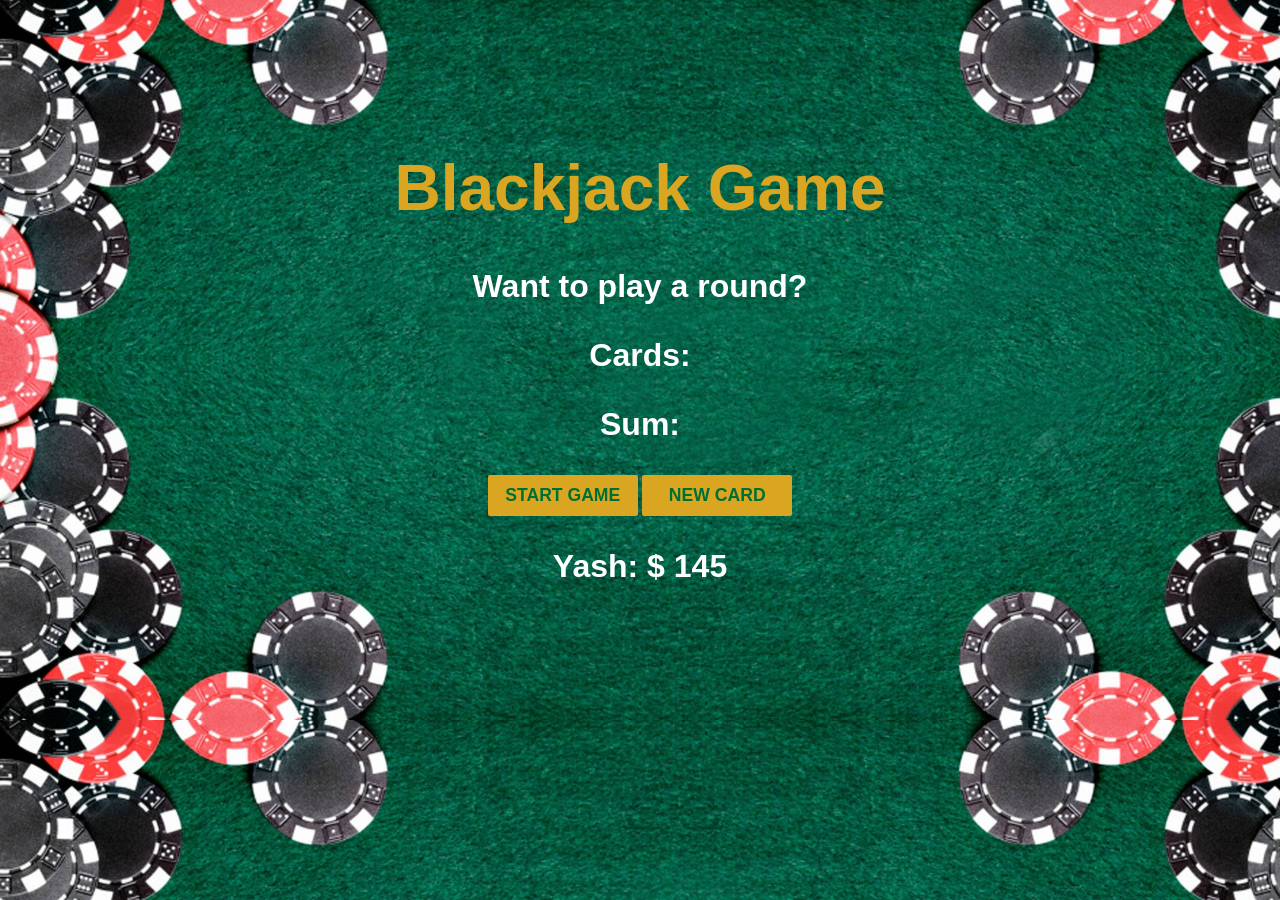
<file: #1 Basic/BlackJack Game/index.htm>
<!DOCTYPE html>
<html lang="en" dir="ltr">
  <head>
    <meta charset="utf-8">
    <title>BlackJack Game</title>
    <link rel="stylesheet" href="styles.css">
  </head>
  <body>
    <h1>Blackjack Game</h1>
<p id="message-el">Want to play a round?</p>
<p id="cards-el">Cards: </p>
<p id="sum-el">Sum: </p>
<div class="btn">
<button type="button" name="button" onclick="startGame()">START GAME</button>
<button type="button" name="button" onclick="newCard()">NEW CARD</button>
</div>
<p id = player-el></p>

    <script src="index.js">
    </script>
  </body>
</html>
</file>
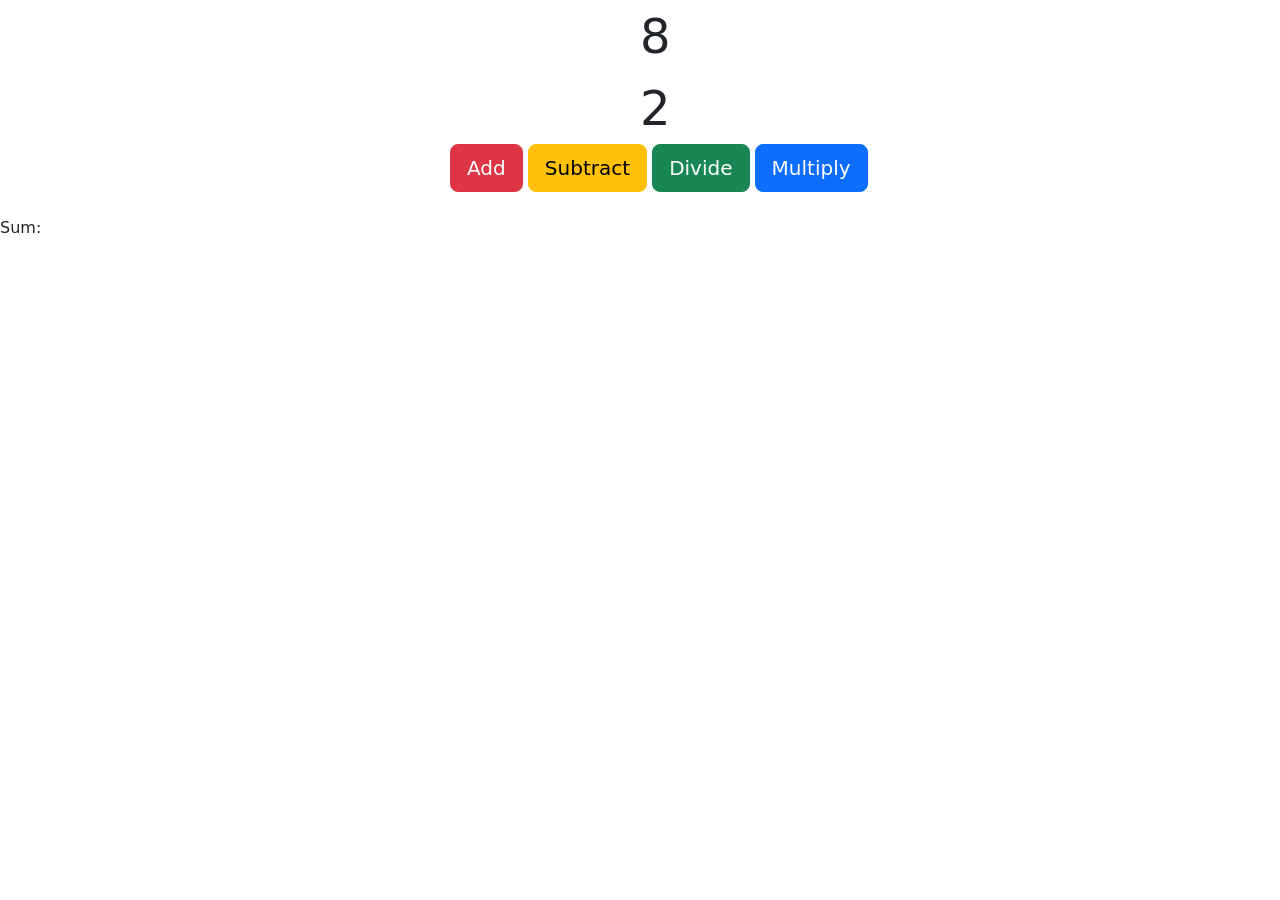
<file: #1 Basic/Calculator/index.html>
<!DOCTYPE html>
<html lang="en" dir="ltr">
  <head>
    <meta charset="utf-8">
    <title>Calculator</title>
    <link rel="stylesheet" href="styles.css">
    <link href="https://cdn.jsdelivr.net/npm/bootstrap@5.1.3/dist/css/bootstrap.min.css" rel="stylesheet" integrity="sha384-1BmE4kWBq78iYhFldvKuhfTAU6auU8tT94WrHftjDbrCEXSU1oBoqyl2QvZ6jIW3" crossorigin="anonymous">
  </head>
  <body>
    <span class="numbers" id="num1-el"></span>
    <span class="numbers" id="num2-el"></span>
    <br>
    <div class="bto">
      <button type="button" class="bt btn btn-danger btn-lg" onclick="add()">Add</button>
      <button type="button" class="bt btn btn-warning btn-lg" onclick="subtract()">Subtract</button>
      <button type="button" class="bt btn btn-success btn-lg" onclick="divide()">Divide</button>
      <button type="button" class="bt btn btn-primary btn-lg" onclick="multiply()">Multiply</button>
    </div>

    <br>
    <span id="sum-el">Sum: </span>
    <script src="index.js"></script>
  </body>
</html>
</file>
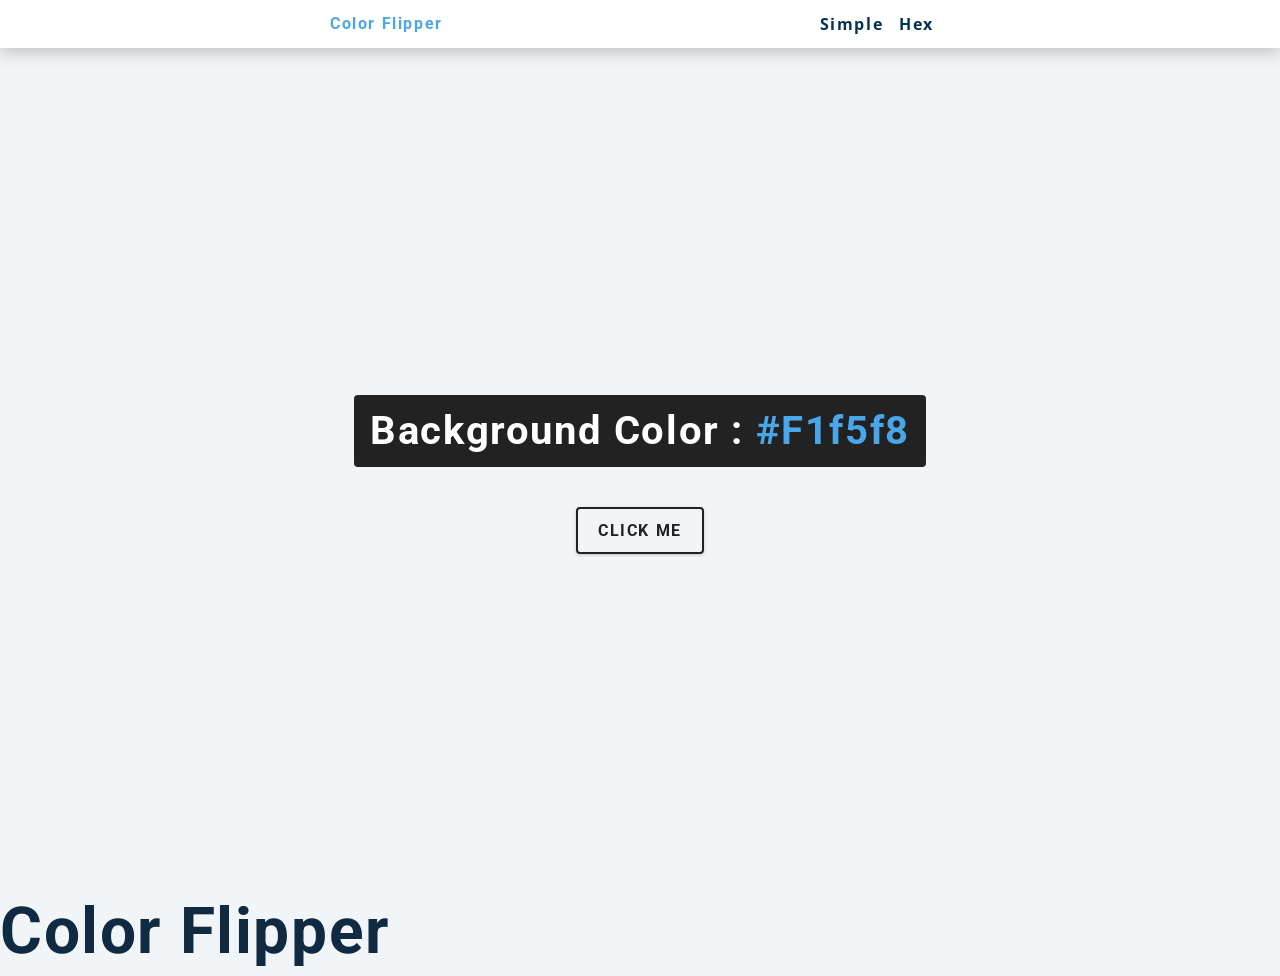
<file: #1 Basic/Color Flipper/index.html>
<!DOCTYPE html>
<html lang="en">
  <head>
    <meta charset="UTF-8" />
    <meta name="viewport" content="width=device-width, initial-scale=1.0" />
    <title>Color Flipper || Simple</title>

    <!-- styles -->
    <link rel="stylesheet" href="styles.css" />
  </head>
  <body>
    <nav>
    <div class="nav-center">
      <h4>Color Flipper</h4>
      <ul class="nav-links">
        <li>
          <a href="index.html">Simple</a>
        </li>
        <li>
          <a href="hex.html">Hex</a>
        </li>
      </ul>
    </div>
  </nav>
  <main>
    <div class="container">
      <h2>
        Background Color :
        <span class="color">
          #f1f5f8
        </span>
      </h2>
      <button class="btn btn-hero" id="btn">Click Me</button>
    </div>
  </main>
    <h1>color flipper</h1>
    <!-- javascript -->
    <script src="app.js"></script>
  </body>
</html>
</file>
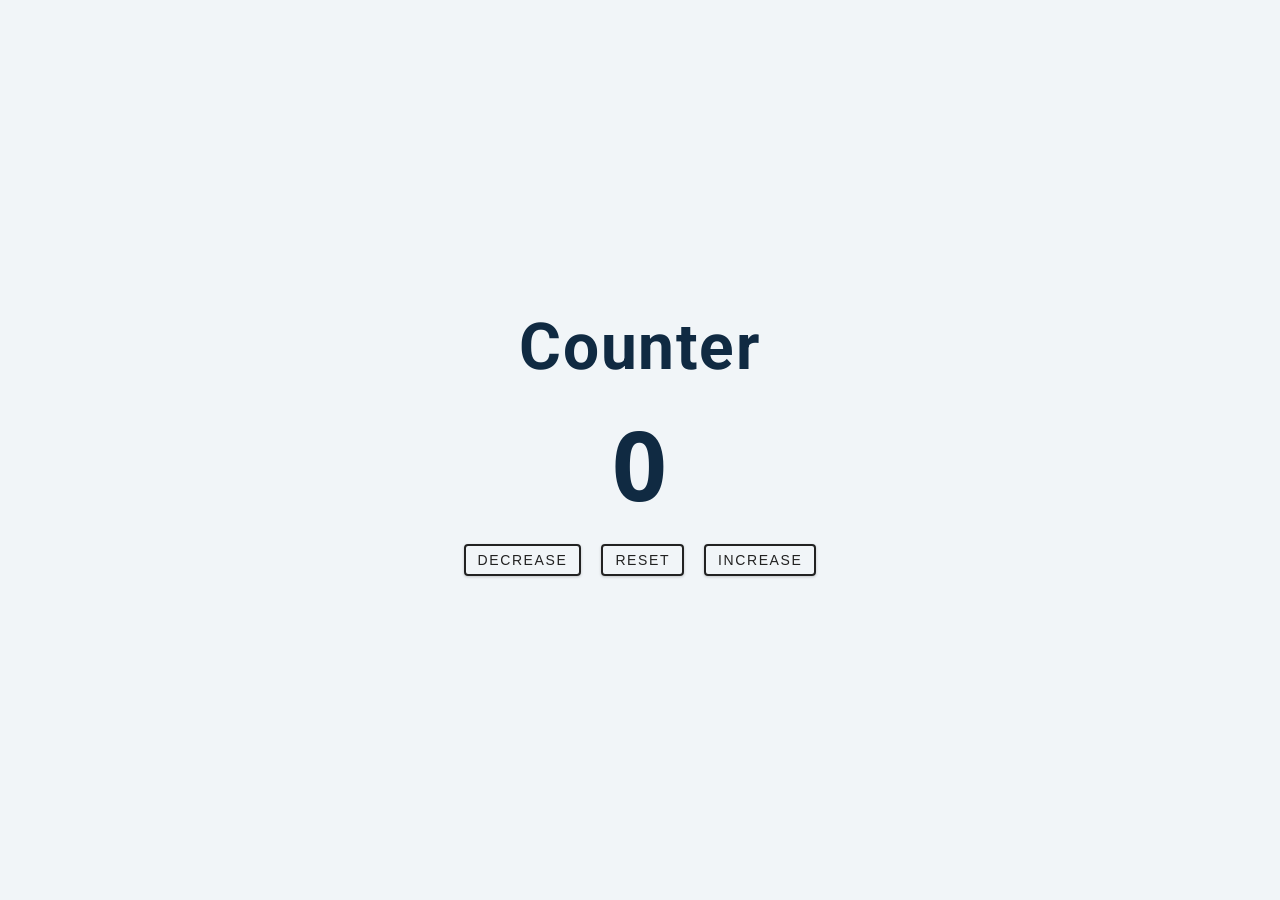
<file: #1 Basic/Counter App/index.html>
<!DOCTYPE html>
<html lang="en">
  <head>
    <meta charset="UTF-8" />
    <meta name="viewport" content="width=device-width, initial-scale=1.0" />
    <title>Counter</title>

    <!-- styles -->
    <link rel="stylesheet" href="styles.css" />
  </head>
  <body>
    <main>
      <div class="container">
        <h1>
          Counter
        </h1>
        <span id="value">0</span>
        <div class="button-container">
          <button class="btn decrease">Decrease</button>
          <button class="btn reset">Reset</button>
          <button class="btn increase">Increase</button>
        </div>
      </div>
    </main>
    <!-- javascript -->
    <script src="app.js"></script>
  </body>
</html>
</file>
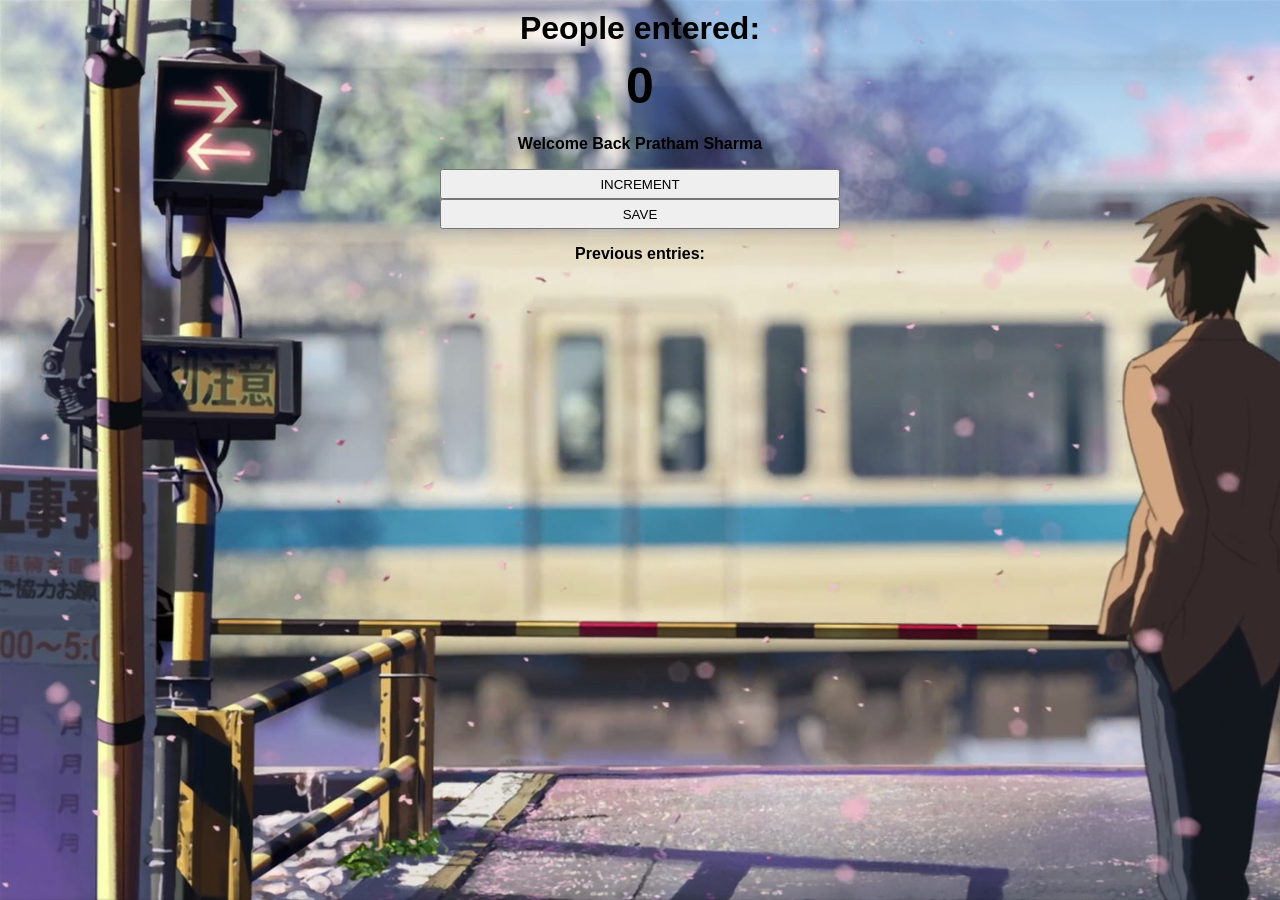
<file: #1 Basic/PassengerCounterApp/index.html>
<html>

<head>
  <link rel="stylesheet" href="styles.css">
  <title>
    Passenger Counter App
  </title>
</head>

<body>
  <h1>People entered:</h1>
  <h2 id="count-el">0</h2>
  <p id="welcome-el"></p>

  <button id="button" onclick="increment()">INCREMENT</button><br>
  <button id="button" onclick="save()">SAVE</button>
  <p id="save-el">Previous entries: </p>
    <script src="index.js"></script>
</body>

</html>
</file>
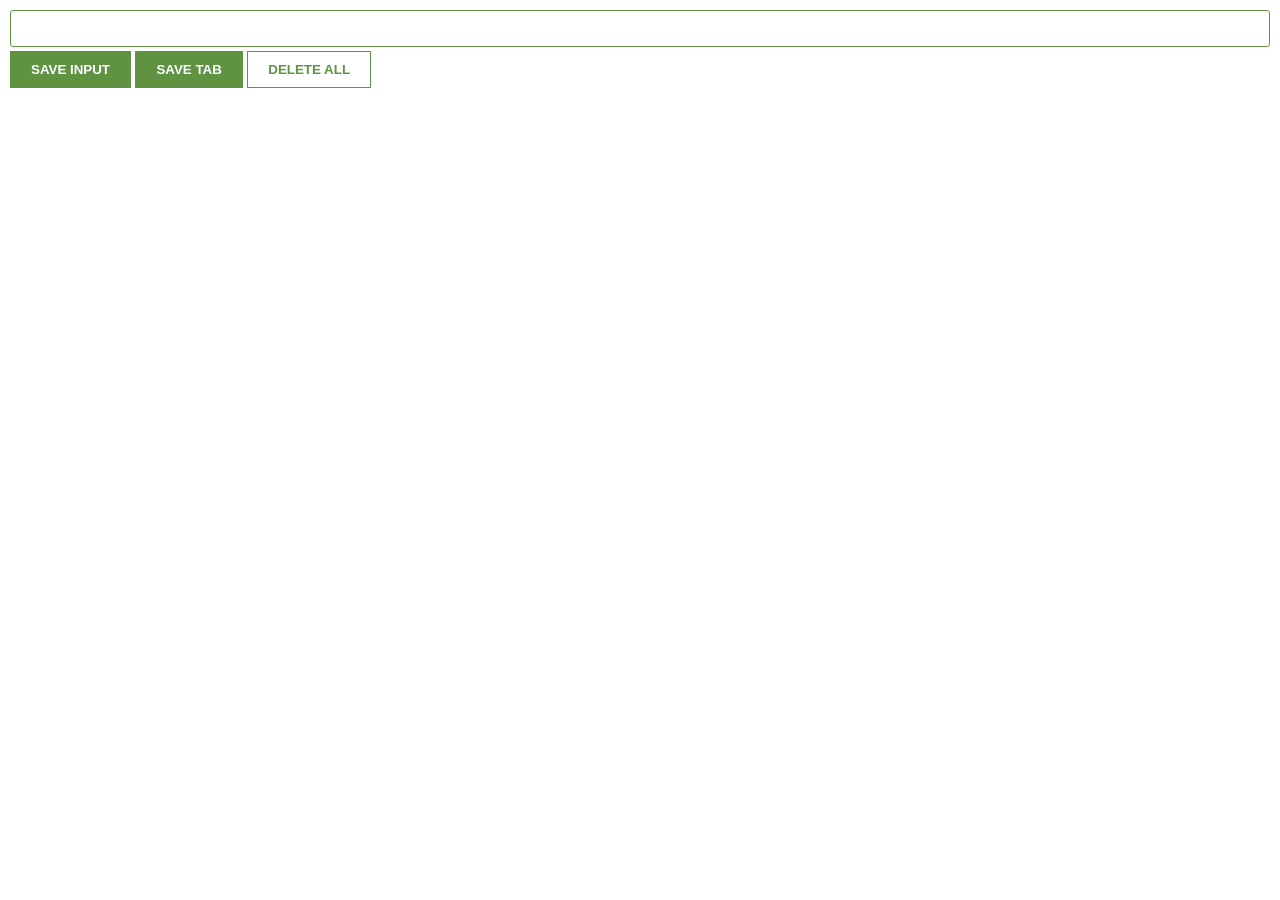
<file: #2 Intermediate/Chrome Extension/index.html>
<!DOCTYPE html>
<html lang="en" dir="ltr">
  <head>
    <meta charset="utf-8">
    <title>Lead Tracker</title>
    <link rel="stylesheet" href="styles.css">
  </head>
  <body>
    <input id="input-el" type="text" name="" onfocus="this.value = ''" value="">
    <button  id="input-btn" type="button" name="button">SAVE INPUT</button>
    <button  id="tab-btn" type="button" name="button">SAVE TAB</button>
    <button  id="delete-btn" type="button" name="button">DELETE ALL</button>
    <ul id="ul-el">

    </ul>
    <script src="index.js" charset="utf-8"></script>
  </body>
</html>
</file>
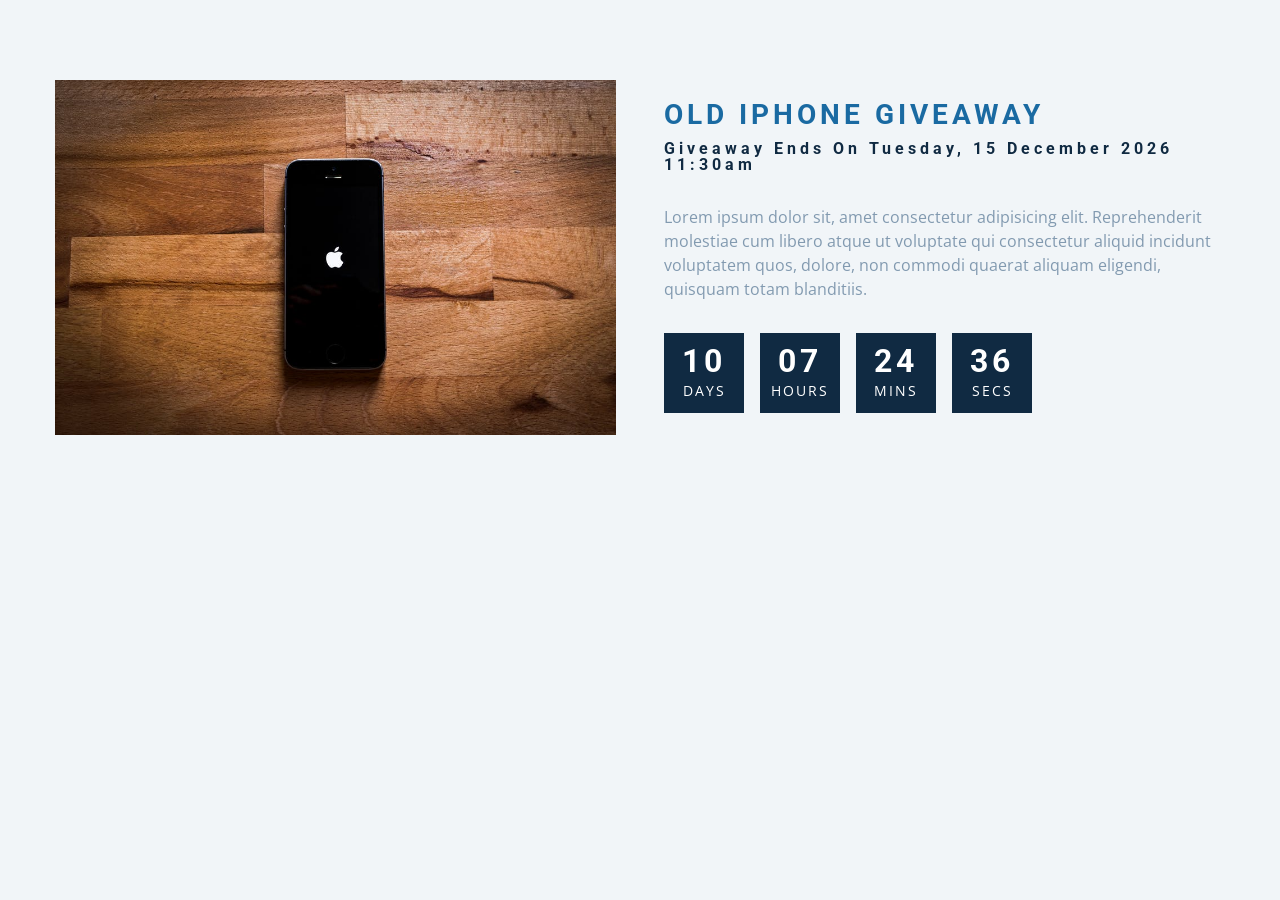
<file: #2 Intermediate/Countdown-timer/index.html>
<!DOCTYPE html>
<html lang="en">
  <head>
    <meta charset="UTF-8" />
    <meta name="viewport" content="width=device-width, initial-scale=1.0" />
    <title>Countdown</title>

    <!-- styles -->
    <link rel="stylesheet" href="styles.css" />
  </head>
  <body>
    <section class="section-center">
      <!-- image -->
      <article class="gift-img">
        <img src="./gift.jpeg" alt="gift" />
      </article>
      <!-- info -->
      <article class="gift-info">
        <h3>old iphone giveaway</h3>
        <h4 class="giveaway">
          giveaway ends on Sunday, 24 April 2020, 8:00am
        </h4>
        <p>
          Lorem ipsum dolor sit, amet consectetur adipisicing elit.
          Reprehenderit molestiae cum libero atque ut voluptate qui consectetur
          aliquid incidunt voluptatem quos, dolore, non commodi quaerat aliquam
          eligendi, quisquam totam blanditiis.
        </p>
        <div class="deadline">
          <!-- days -->
          <div class="deadline-format">
            <div>
              <h4 class="days">34</h4>
              <span>days</span>
            </div>
          </div>
          <!-- end of days -->
          <!-- days -->
          <div class="deadline-format">
            <div>
              <h4 class="hours">34</h4>
              <span>hours</span>
            </div>
          </div>
          <!-- end of days -->
          <!-- minutes -->
          <div class="deadline-format">
            <div>
              <h4 class="minutes">34</h4>
              <span>mins</span>
            </div>
          </div>
          <!-- end of days -->
          <!-- minutes -->
          <div class="deadline-format">
            <div>
              <h4 class="seconds">34</h4>
              <span>secs</span>
            </div>
          </div>
          <!-- end of days -->
        </div>
      </article>
    </section>
    <!-- javascript -->
    <script src="app.js"></script>
  </body>
</html>
</file>
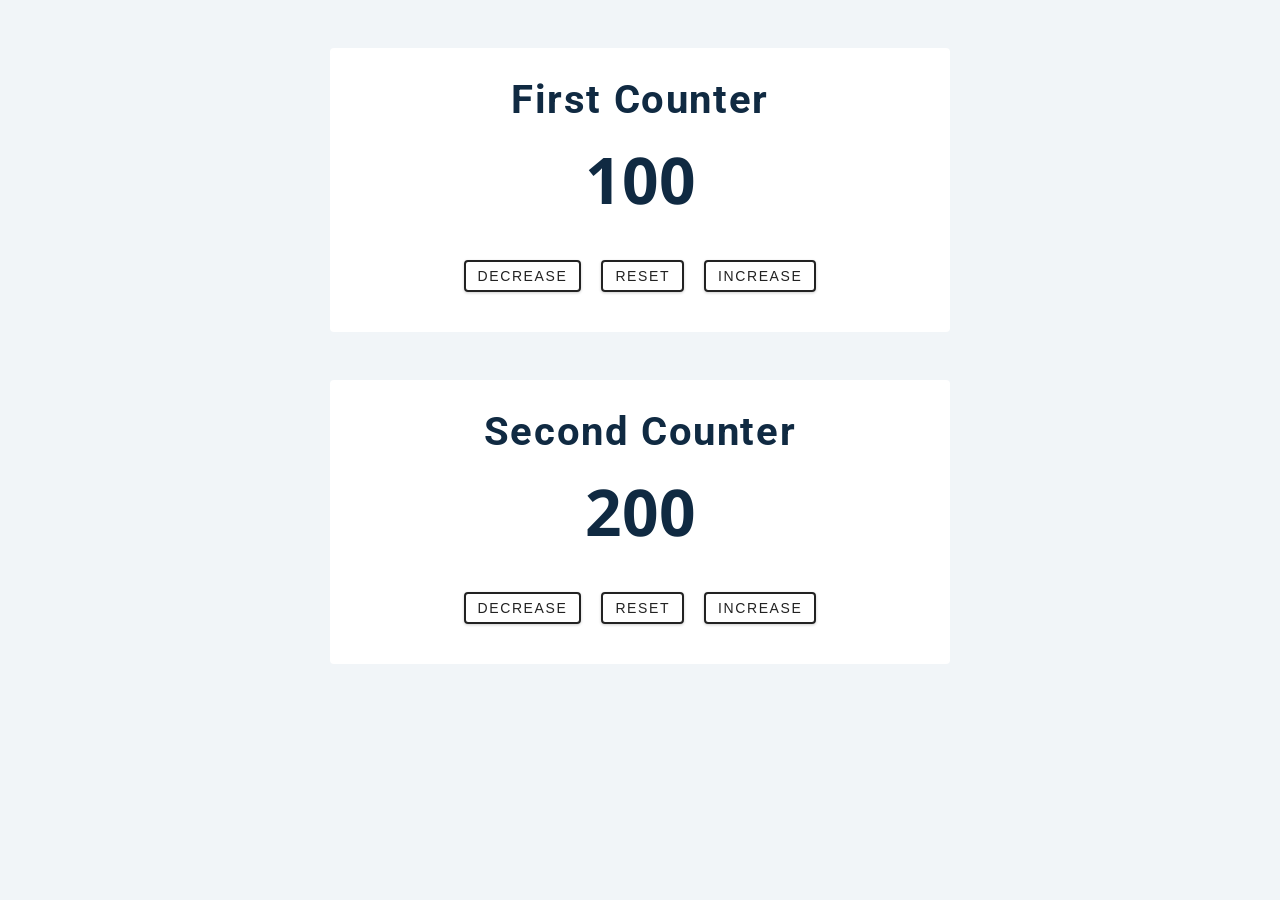
<file: #2 Intermediate/Counter/index.html>
<!DOCTYPE html>
<html lang="en">
  <head>
    <meta charset="UTF-8" />
    <meta name="viewport" content="width=device-width, initial-scale=1.0" />
    <title>Counter</title>
    <link rel="stylesheet" href="styles.css" />
  </head>
  <body>
    <!-- first counter -->
    <div class="container first-counter">
      <h2>first counter</h2>
      <span class="value">0</span>
      <div class="button-container">
        <button class="btn decrease">decrease</button>
        <button class="btn reset">reset</button>
        <button class="btn increase">increase</button>
      </div>
    </div>
    <!-- second counter -->
    <div class="container second-counter">
      <h2>second counter</h2>
      <span class="value">0</span>
      <div class="button-container">
        <button class="btn decrease">decrease</button>
        <button class="btn reset">reset</button>
        <button class="btn increase">increase</button>
      </div>
    </div>
    <script src="app-class.js"></script>
  </body>
</html>
</file>
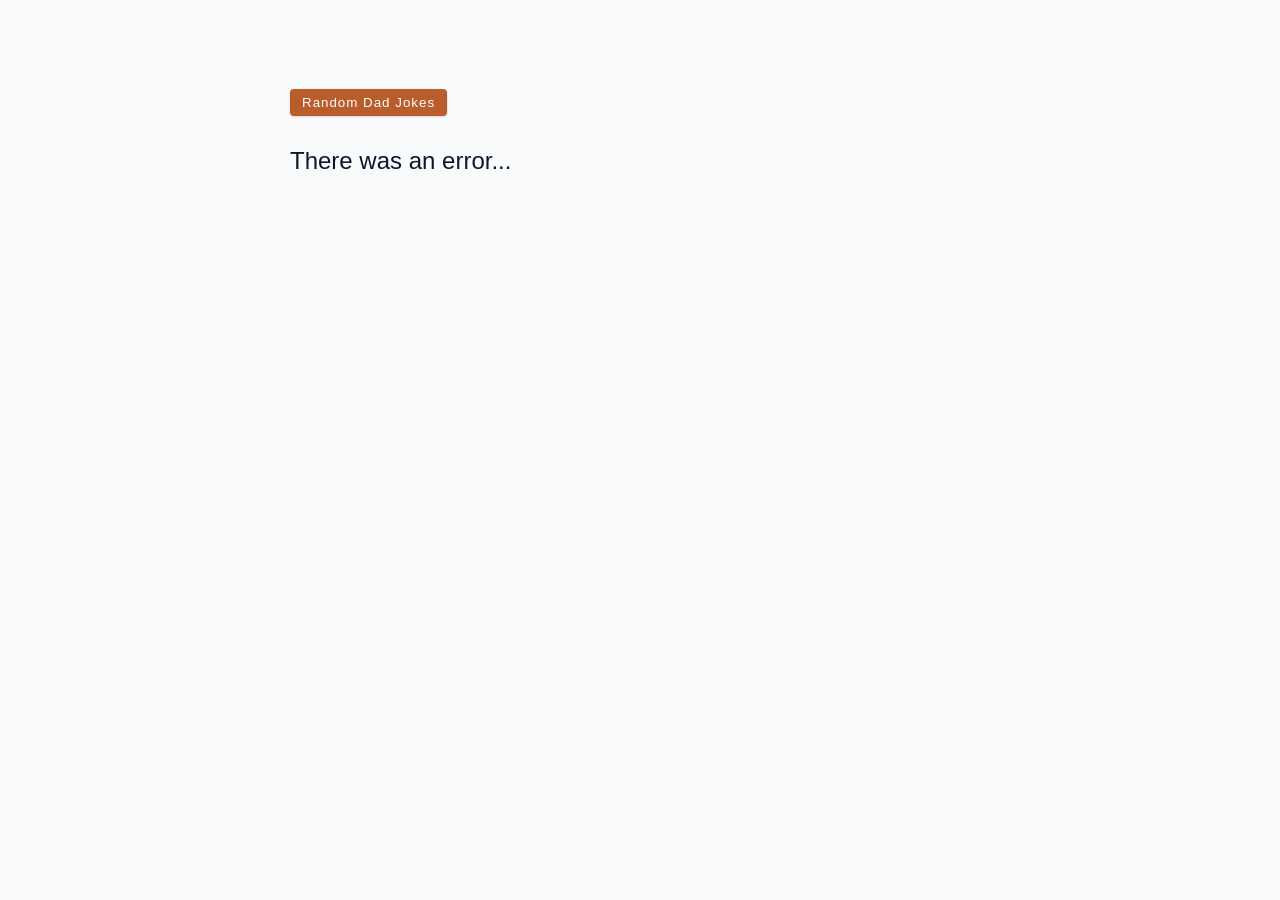
<file: #2 Intermediate/Dad-jokes/index.html>
<!DOCTYPE html>
<html lang="en">
  <head>
    <meta charset="UTF-8" />
    <meta http-equiv="X-UA-Compatible" content="IE=edge" />
    <meta name="viewport" content="width=device-width, initial-scale=1.0" />
    <title>Dad Jokes</title>
    <link rel="stylesheet" href="./styles.css" />
  </head>
  <body>
    <div class="container">
      <button class="btn">random dad jokes</button>
      <p class="result">
        Lorem, ipsum dolor sit amet consectetur adipisicing elit. Exercitationem
        unde quibusdam quia ex asperiores consectetur quis maxime corporis
        suscipit expedita.
      </p>
    </div>
    <script src="./app.js"></script>
  </body>
</html>
</file>
<file: #1 Basic/BlackJack Game/styles.css>
body{
  font-family: 'Trebuchet MS','Lucida Sans Unicode','Lucida Grande',Arial, sans-serif;
  background-image: url(ptable.jpg);
background-size: cover;
padding-top: 100px;
font-weight: bold;
text-align: center;
color: white;
}

h1{

  font-weight: bold;
  font-family: sans-serif;
  font-size: 4rem;
  text-align: center;
  color: goldenrod;
  }

p{
  color: white;
  font-style: normal;
  font-family:sans-serif;
  text-align: center;
  font-size: 2rem;
}



button {
  background: goldenrod;
  color: #016f32;
  width: 150px;
  padding-top: 10px;
  padding-bottom: 10px;
  border: none;
  font-weight: bold;
  font-size: 1.10rem;
  border-radius: 2px;
}
</file>
<file: #1 Basic/Calculator/styles.css>
.numbers{
  font-size: 3rem;
  text-align: center;
  margin-left: 50%;
}

.bto{
  margin-left: 450px;
}

.bt{
  text-align: center;
  justify-content: center;
  padding: 20px;
}
</file>
<file: #1 Basic/Color Flipper/styles.css>
/*
=============== 
Fonts
===============
*/
@import url("https://fonts.googleapis.com/css?family=Open+Sans|Roboto:400,700&display=swap");

/*
=============== 
Variables
===============
*/

:root {
  /* dark shades of primary color*/
  --clr-primary-1: hsl(205, 86%, 17%);
  --clr-primary-2: hsl(205, 77%, 27%);
  --clr-primary-3: hsl(205, 72%, 37%);
  --clr-primary-4: hsl(205, 63%, 48%);
  /* primary/main color */
  --clr-primary-5: hsl(205, 78%, 60%);
  /* lighter shades of primary color */
  --clr-primary-6: hsl(205, 89%, 70%);
  --clr-primary-7: hsl(205, 90%, 76%);
  --clr-primary-8: hsl(205, 86%, 81%);
  --clr-primary-9: hsl(205, 90%, 88%);
  --clr-primary-10: hsl(205, 100%, 96%);
  /* darkest grey - used for headings */
  --clr-grey-1: hsl(209, 61%, 16%);
  --clr-grey-2: hsl(211, 39%, 23%);
  --clr-grey-3: hsl(209, 34%, 30%);
  --clr-grey-4: hsl(209, 28%, 39%);
  /* grey used for paragraphs */
  --clr-grey-5: hsl(210, 22%, 49%);
  --clr-grey-6: hsl(209, 23%, 60%);
  --clr-grey-7: hsl(211, 27%, 70%);
  --clr-grey-8: hsl(210, 31%, 80%);
  --clr-grey-9: hsl(212, 33%, 89%);
  --clr-grey-10: hsl(210, 36%, 96%);
  --clr-white: #fff;
  --clr-red-dark: hsl(360, 67%, 44%);
  --clr-red-light: hsl(360, 71%, 66%);
  --clr-green-dark: hsl(125, 67%, 44%);
  --clr-green-light: hsl(125, 71%, 66%);
  --clr-black: #222;
  --ff-primary: "Roboto", sans-serif;
  --ff-secondary: "Open Sans", sans-serif;
  --transition: all 0.3s linear;
  --spacing: 0.1rem;
  --radius: 0.25rem;
  --light-shadow: 0 5px 15px rgba(0, 0, 0, 0.1);
  --dark-shadow: 0 5px 15px rgba(0, 0, 0, 0.2);
  --max-width: 1170px;
  --fixed-width: 620px;
}
/*
=============== 
Global Styles
===============
*/

*,
::after,
::before {
  margin: 0;
  padding: 0;
  box-sizing: border-box;
}
body {
  font-family: var(--ff-secondary);
  background: var(--clr-grey-10);
  color: var(--clr-grey-1);
  line-height: 1.5;
  font-size: 0.875rem;
}
ul {
  list-style-type: none;
}
a {
  text-decoration: none;
}
h1,
h2,
h3,
h4 {
  letter-spacing: var(--spacing);
  text-transform: capitalize;
  line-height: 1.25;
  margin-bottom: 0.75rem;
  font-family: var(--ff-primary);
}
h1 {
  font-size: 3rem;
}
h2 {
  font-size: 2rem;
}
h3 {
  font-size: 1.25rem;
}
h4 {
  font-size: 0.875rem;
}
p {
  margin-bottom: 1.25rem;
  color: var(--clr-grey-5);
}
@media screen and (min-width: 800px) {
  h1 {
    font-size: 4rem;
  }
  h2 {
    font-size: 2.5rem;
  }
  h3 {
    font-size: 1.75rem;
  }
  h4 {
    font-size: 1rem;
  }
  body {
    font-size: 1rem;
  }
  h1,
  h2,
  h3,
  h4 {
    line-height: 1;
  }
}
/*  global classes */

/* section */
.section {
  padding: 5rem 0;
}

.section-center {
  width: 90vw;
  margin: 0 auto;
  max-width: 1170px;
}
@media screen and (min-width: 992px) {
  .section-center {
    width: 95vw;
  }
}
main {
  min-height: 100vh;
  display: grid;
  place-items: center;
}

/*
=============== 
Nav
===============
*/
nav {
  background: var(--clr-white);
  height: 3rem;
  display: grid;
  align-items: center;
  box-shadow: var(--dark-shadow);
}
.nav-center {
  width: 90vw;
  max-width: var(--fixed-width);
  margin: 0 auto;
  display: flex;
  align-items: center;
  justify-content: space-between;
}
.nav-center h4 {
  margin-bottom: 0;
  color: var(--clr-primary-5);
}
.nav-links {
  display: flex;
}
nav a {
  text-transform: capitalize;
  font-weight: 700;
  font-size: 1rem;
  color: var(--clr-primary-1);
  letter-spacing: var(--spacing);
  margin-right: 1rem;
}
nav a:hover {
  color: var(--clr-primary-5);
}
/*
=============== 
Container
===============
*/
main {
  min-height: calc(100vh - 3rem);
  display: grid;
  place-items: center;
}
.container {
  text-align: center;
}
.container h2 {
  background: var(--clr-black);
  color: var(--clr-white);
  padding: 1rem;
  border-radius: var(--radius);
  margin-bottom: 2.5rem;
}
.color {
  color: var(--clr-primary-5);
}
.btn-hero {
  font-family: var(--ff-primary);
  text-transform: uppercase;
  background: transparent;
  color: var(--clr-black);
  letter-spacing: var(--spacing);
  display: inline-block;
  font-weight: 700;
  transition: var(--transition);
  border: 2px solid var(--clr-black);
  cursor: pointer;
  box-shadow: 0 1px 3px rgba(0, 0, 0, 0.2);
  border-radius: var(--radius);
  font-size: 1rem;
  padding: 0.75rem 1.25rem;
}
.btn-hero:hover {
  color: var(--clr-white);
  background: var(--clr-black);
}
</file>
<file: #1 Basic/Counter App/styles.css>
/*
=============== 
Fonts
===============
*/
@import url("https://fonts.googleapis.com/css?family=Open+Sans|Roboto:400,700&display=swap");

/*
=============== 
Variables
===============
*/

:root {
  /* dark shades of primary color*/
  --clr-primary-1: hsl(205, 86%, 17%);
  --clr-primary-2: hsl(205, 77%, 27%);
  --clr-primary-3: hsl(205, 72%, 37%);
  --clr-primary-4: hsl(205, 63%, 48%);
  /* primary/main color */
  --clr-primary-5: hsl(205, 78%, 60%);
  /* lighter shades of primary color */
  --clr-primary-6: hsl(205, 89%, 70%);
  --clr-primary-7: hsl(205, 90%, 76%);
  --clr-primary-8: hsl(205, 86%, 81%);
  --clr-primary-9: hsl(205, 90%, 88%);
  --clr-primary-10: hsl(205, 100%, 96%);
  /* darkest grey - used for headings */
  --clr-grey-1: hsl(209, 61%, 16%);
  --clr-grey-2: hsl(211, 39%, 23%);
  --clr-grey-3: hsl(209, 34%, 30%);
  --clr-grey-4: hsl(209, 28%, 39%);
  /* grey used for paragraphs */
  --clr-grey-5: hsl(210, 22%, 49%);
  --clr-grey-6: hsl(209, 23%, 60%);
  --clr-grey-7: hsl(211, 27%, 70%);
  --clr-grey-8: hsl(210, 31%, 80%);
  --clr-grey-9: hsl(212, 33%, 89%);
  --clr-grey-10: hsl(210, 36%, 96%);
  --clr-white: #fff;
  --clr-red-dark: hsl(360, 67%, 44%);
  --clr-red-light: hsl(360, 71%, 66%);
  --clr-green-dark: hsl(125, 67%, 44%);
  --clr-green-light: hsl(125, 71%, 66%);
  --clr-black: #222;
  --ff-primary: "Roboto", sans-serif;
  --ff-secondary: "Open Sans", sans-serif;
  --transition: all 0.3s linear;
  --spacing: 0.1rem;
  --radius: 0.25rem;
  --light-shadow: 0 5px 15px rgba(0, 0, 0, 0.1);
  --dark-shadow: 0 5px 15px rgba(0, 0, 0, 0.2);
  --max-width: 1170px;
  --fixed-width: 620px;
}
/*
=============== 
Global Styles
===============
*/

*,
::after,
::before {
  margin: 0;
  padding: 0;
  box-sizing: border-box;
}
body {
  font-family: var(--ff-secondary);
  background: var(--clr-grey-10);
  color: var(--clr-grey-1);
  line-height: 1.5;
  font-size: 0.875rem;
}
ul {
  list-style-type: none;
}
a {
  text-decoration: none;
}
h1,
h2,
h3,
h4 {
  letter-spacing: var(--spacing);
  text-transform: capitalize;
  line-height: 1.25;
  margin-bottom: 0.75rem;
  font-family: var(--ff-primary);
}
h1 {
  font-size: 3rem;
}
h2 {
  font-size: 2rem;
}
h3 {
  font-size: 1.25rem;
}
h4 {
  font-size: 0.875rem;
}
p {
  margin-bottom: 1.25rem;
  color: var(--clr-grey-5);
}
@media screen and (min-width: 800px) {
  h1 {
    font-size: 4rem;
  }
  h2 {
    font-size: 2.5rem;
  }
  h3 {
    font-size: 1.75rem;
  }
  h4 {
    font-size: 1rem;
  }
  body {
    font-size: 1rem;
  }
  h1,
  h2,
  h3,
  h4 {
    line-height: 1;
  }
}
/*  global classes */

/* section */
.section {
  padding: 5rem 0;
}

.section-center {
  width: 90vw;
  margin: 0 auto;
  max-width: 1170px;
}
@media screen and (min-width: 992px) {
  .section-center {
    width: 95vw;
  }
}
main {
  min-height: 100vh;
  display: grid;
  place-items: center;
}

/*
=============== 
Counter
===============
*/

main {
  min-height: 100vh;
  display: grid;
  place-items: center;
}
.container {
  text-align: center;
}
#value {
  font-size: 6rem;
  font-weight: bold;
}
.btn {
  text-transform: uppercase;
  background: transparent;
  color: var(--clr-black);
  padding: 0.375rem 0.75rem;
  letter-spacing: var(--spacing);
  display: inline-block;
  transition: var(--transition);
  font-size: 0.875rem;
  border: 2px solid var(--clr-black);
  cursor: pointer;
  box-shadow: 0 1px 3px rgba(0, 0, 0, 0.2);
  border-radius: var(--radius);
  margin: 0.5rem;
}
.btn:hover {
  color: var(--clr-white);
  background: var(--clr-black);
}
</file>
<file: #1 Basic/PassengerCounterApp/styles.css>
body {
    background-image: url(images.jpeg);
    background-size: cover;
    font-weight: bold;
    text-align: center;
    font-family: sans-serif;
}

h1{
    margin-top: 10px;
    margin-bottom: 10px;
}

h2 {
    font-size: 50px;
    margin-top: 0;
    margin-bottom: 20px;
}

#button {
    height: 30px;
    width: 400px;
}
</file>
<file: #2 Intermediate/Chrome Extension/styles.css>
body {
  margin: 0;
  padding: 10px;
  font-family: Arial, Helvetica, sans-serif;
  min-width: 400px;
}

input {
  width: 100%;
  padding-left: 10px;
  padding-right: 10px;
  padding-top: 10px;
  padding-bottom: 10px;
  box-sizing: border-box;
  border-radius: 3px;
  border: 1px solid #5f9341;
}
button{
  padding: 10px 20px 10px 20px;
  margin-top: 4px;
  color: white;
  border: 1px solid #5f9341;
  background: #5f9341;
  font-weight: bolder;
}

#delete-btn {
  color: #5f9341;
  background: white;
}

ul{
  margin-top: 20px;
  list-style: none;
  padding-left: 0;
}

li{
  margin-top: 5px;
}

li a {
  color: #5f9341;
}
</file>
<file: #2 Intermediate/Countdown-timer/styles.css>
/*
=============== 
Fonts
===============
*/
@import url("https://fonts.googleapis.com/css?family=Open+Sans|Roboto:400,700&display=swap");

/*
=============== 
Variables
===============
*/

:root {
  /* dark shades of primary color*/
  --clr-primary-1: hsl(205, 86%, 17%);
  --clr-primary-2: hsl(205, 77%, 27%);
  --clr-primary-3: hsl(205, 72%, 37%);
  --clr-primary-4: hsl(205, 63%, 48%);
  /* primary/main color */
  --clr-primary-5: #49a6e9;
  /* lighter shades of primary color */
  --clr-primary-6: hsl(205, 89%, 70%);
  --clr-primary-7: hsl(205, 90%, 76%);
  --clr-primary-8: hsl(205, 86%, 81%);
  --clr-primary-9: hsl(205, 90%, 88%);
  --clr-primary-10: hsl(205, 100%, 96%);
  /* darkest grey - used for headings */
  --clr-grey-1: hsl(209, 61%, 16%);
  --clr-grey-2: hsl(211, 39%, 23%);
  --clr-grey-3: hsl(209, 34%, 30%);
  --clr-grey-4: hsl(209, 28%, 39%);
  /* grey used for paragraphs */
  --clr-grey-5: hsl(210, 22%, 49%);
  --clr-grey-6: hsl(209, 23%, 60%);
  --clr-grey-7: hsl(211, 27%, 70%);
  --clr-grey-8: hsl(210, 31%, 80%);
  --clr-grey-9: hsl(212, 33%, 89%);
  --clr-grey-10: hsl(210, 36%, 96%);
  --clr-white: #fff;
  --clr-red-dark: hsl(360, 67%, 44%);
  --clr-red-light: hsl(360, 71%, 66%);
  --clr-green-dark: hsl(125, 67%, 44%);
  --clr-green-light: hsl(125, 71%, 66%);
  --clr-black: #222;
  --clr-gold: #c59d5f;
  --ff-primary: "Roboto", sans-serif;
  --ff-secondary: "Open Sans", sans-serif;
  --transition: all 0.3s linear;
  --spacing: 0.25rem;
  --radius: 0.5rem;
  --light-shadow: 0 5px 15px rgba(0, 0, 0, 0.1);
  --dark-shadow: 0 5px 15px rgba(0, 0, 0, 0.2);
  --max-width: 1170px;
  --fixed-width: 620px;
}
/*
=============== 
Global Styles
===============
*/

*,
::after,
::before {
  margin: 0;
  padding: 0;
  box-sizing: border-box;
}
body {
  font-family: var(--ff-secondary);
  background: var(--clr-grey-10);
  color: var(--clr-grey-1);
  line-height: 1.5;
  font-size: 0.875rem;
}
ul {
  list-style-type: none;
}
a {
  text-decoration: none;
}
img:not(.logo) {
  width: 100%;
}
img {
  display: block;
}

h1,
h2,
h3,
h4 {
  letter-spacing: var(--spacing);
  text-transform: capitalize;
  line-height: 1.25;
  margin-bottom: 0.75rem;
  font-family: var(--ff-primary);
}
h1 {
  font-size: 3rem;
}
h2 {
  font-size: 2rem;
}
h3 {
  font-size: 1.25rem;
}
h4 {
  font-size: 0.875rem;
}
p {
  margin-bottom: 1.25rem;
  color: var(--clr-grey-5);
}
@media screen and (min-width: 800px) {
  h1 {
    font-size: 4rem;
  }
  h2 {
    font-size: 2.5rem;
  }
  h3 {
    font-size: 1.75rem;
  }
  h4 {
    font-size: 1rem;
  }
  body {
    font-size: 1rem;
  }
  h1,
  h2,
  h3,
  h4 {
    line-height: 1;
  }
}
/*  global classes */

.btn {
  text-transform: uppercase;
  background: transparent;
  color: var(--clr-black);
  padding: 0.375rem 0.75rem;
  letter-spacing: var(--spacing);
  display: inline-block;
  transition: var(--transition);
  font-size: 0.875rem;
  border: 2px solid var(--clr-black);
  cursor: pointer;
  box-shadow: 0 1px 3px rgba(0, 0, 0, 0.2);
  border-radius: var(--radius);
}
.btn:hover {
  color: var(--clr-white);
  background: var(--clr-black);
}
/* section */
.section {
  padding: 5rem 0;
}

.section-center {
  width: 90vw;
  margin: 5rem auto;
  max-width: 1170px;
}

main {
  min-height: 100vh;
  display: grid;
  place-items: center;
}
/*
=============== 
Countdown Timer
===============
*/
.gift-img {
  margin-bottom: 2rem;
}
.gift-info h3 {
  text-transform: uppercase;
  color: var(--clr-primary-3);
}
.gift-info p {
  color: var(--clr-grey-6);
}
.date {
  color: var(--clr-grey-5);
  font-size: 0.85rem;
}
@media screen and (min-width: 992px) {
  .section-center {
    display: grid;
    grid-template-columns: 1fr 1fr;
    place-items: center;
    gap: 3rem;
    width: 95vw;
  }
  .gift-img {
    margin-bottom: 0;
  }
}
.gift-info p {
  margin: 2rem 0;
}
.deadline {
  display: flex;
}
.deadline-format {
  background: var(--clr-grey-1);
  color: var(--clr-white);
  margin-right: 1rem;
  width: 5rem;
  height: 5rem;
  display: grid;
  place-items: center;
  text-align: center;
}
.deadline-format span {
  display: block;
  text-transform: uppercase;
  letter-spacing: 2px;
  font-size: 0.85rem;
}
.deadline h4:not(.expired) {
  font-size: 2rem;
  margin-bottom: 0.25rem;
  letter-spacing: var(--spacing);
}
</file>
<file: #2 Intermediate/Counter/styles.css>
/*
=============== 
Fonts
===============
*/
@import url('https://fonts.googleapis.com/css?family=Open+Sans|Roboto:400,700&display=swap');

/*
=============== 
Variables
===============
*/

:root {
  /* dark shades of primary color*/
  --clr-primary-1: hsl(205, 86%, 17%);
  --clr-primary-2: hsl(205, 77%, 27%);
  --clr-primary-3: hsl(205, 72%, 37%);
  --clr-primary-4: hsl(205, 63%, 48%);
  /* primary/main color */
  --clr-primary-5: hsl(205, 78%, 60%);
  /* lighter shades of primary color */
  --clr-primary-6: hsl(205, 89%, 70%);
  --clr-primary-7: hsl(205, 90%, 76%);
  --clr-primary-8: hsl(205, 86%, 81%);
  --clr-primary-9: hsl(205, 90%, 88%);
  --clr-primary-10: hsl(205, 100%, 96%);
  /* darkest grey - used for headings */
  --clr-grey-1: hsl(209, 61%, 16%);
  --clr-grey-2: hsl(211, 39%, 23%);
  --clr-grey-3: hsl(209, 34%, 30%);
  --clr-grey-4: hsl(209, 28%, 39%);
  /* grey used for paragraphs */
  --clr-grey-5: hsl(210, 22%, 49%);
  --clr-grey-6: hsl(209, 23%, 60%);
  --clr-grey-7: hsl(211, 27%, 70%);
  --clr-grey-8: hsl(210, 31%, 80%);
  --clr-grey-9: hsl(212, 33%, 89%);
  --clr-grey-10: hsl(210, 36%, 96%);
  --clr-white: #fff;
  --clr-red-dark: hsl(360, 67%, 44%);
  --clr-red-light: hsl(360, 71%, 66%);
  --clr-green-dark: hsl(125, 67%, 44%);
  --clr-green-light: hsl(125, 71%, 66%);
  --clr-black: #222;
  --ff-primary: 'Roboto', sans-serif;
  --ff-secondary: 'Open Sans', sans-serif;
  --transition: all 0.3s linear;
  --spacing: 0.1rem;
  --radius: 0.25rem;
  --light-shadow: 0 5px 15px rgba(0, 0, 0, 0.1);
  --dark-shadow: 0 5px 15px rgba(0, 0, 0, 0.2);
  --max-width: 1170px;
  --fixed-width: 620px;
}
/*
=============== 
Global Styles
===============
*/

*,
::after,
::before {
  margin: 0;
  padding: 0;
  box-sizing: border-box;
}
body {
  font-family: var(--ff-secondary);
  background: var(--clr-grey-10);
  color: var(--clr-grey-1);
  line-height: 1.5;
  font-size: 0.875rem;
}
ul {
  list-style-type: none;
}
a {
  text-decoration: none;
}
h1,
h2,
h3,
h4 {
  letter-spacing: var(--spacing);
  text-transform: capitalize;
  line-height: 1.25;
  margin-bottom: 0.75rem;
  font-family: var(--ff-primary);
}
h1 {
  font-size: 3rem;
}
h2 {
  font-size: 2rem;
}
h3 {
  font-size: 1.25rem;
}
h4 {
  font-size: 0.875rem;
}
p {
  margin-bottom: 1.25rem;
  color: var(--clr-grey-5);
}
@media screen and (min-width: 800px) {
  h1 {
    font-size: 4rem;
  }
  h2 {
    font-size: 2.5rem;
  }
  h3 {
    font-size: 1.75rem;
  }
  h4 {
    font-size: 1rem;
  }
  body {
    font-size: 1rem;
  }
  h1,
  h2,
  h3,
  h4 {
    line-height: 1;
  }
}
/*  global classes */

/* section */
.section {
  padding: 5rem 0;
}

.section-center {
  width: 90vw;
  margin: 0 auto;
  max-width: 1170px;
}
@media screen and (min-width: 992px) {
  .section-center {
    width: 95vw;
  }
}
main {
  min-height: 100vh;
  display: grid;
  place-items: center;
}

/*
=============== 
Counter
===============
*/

.container {
  text-align: center;
  margin: 3rem auto;
  background: var(--clr-white);
  border-radius: var(--radius);
  width: 90vw;
  max-width: var(--fixed-width);
  padding: 2rem;
}
.value {
  font-size: 4rem;
  font-weight: bold;
  margin-bottom: 1.5rem;
  display: inline-block;
}
.btn {
  text-transform: uppercase;
  background: transparent;
  color: var(--clr-black);
  padding: 0.375rem 0.75rem;
  letter-spacing: var(--spacing);
  display: inline-block;
  transition: var(--transition);
  font-size: 0.875rem;
  border: 2px solid var(--clr-black);
  cursor: pointer;
  box-shadow: 0 1px 3px rgba(0, 0, 0, 0.2);
  border-radius: var(--radius);
  margin: 0.5rem;
}
.btn:hover {
  color: var(--clr-white);
  background: var(--clr-black);
}
</file>
<file: #2 Intermediate/Dad-jokes/styles.css>
*,
::after,
::before {
  box-sizing: border-box;
}

:root {
  --primary-100: hsl(21, 94%, 87%);
  --primary-200: hsl(21, 80%, 74%);
  --primary-300: hsl(21, 65%, 59%);
  --primary-400: hsl(21, 57%, 50%);
  /* primary/main color */
  --primary-500: hsl(21, 62%, 45%);
  --primary-600: hsl(21, 77%, 34%);
  --primary-700: hsl(21, 81%, 29%);
  --primary-800: hsl(21, 84%, 25%);
  --primary-900: hsl(21, 91%, 17%);

  /* grey */
  --grey-50: #f8fafc;
  --grey-100: #f1f5f9;
  --grey-200: #e2e8f0;
  --grey-300: #cbd5e1;
  --grey-400: #94a3b8;
  --grey-500: #64748b;
  --grey-600: #475569;
  --grey-700: #334155;
  --grey-800: #1e293b;
  --grey-900: #0f172a;
  /* rest of the colors */
  --black: #222;
  --white: #fff;
  --red-light: #f8d7da;
  --red-dark: #842029;
  --green-light: #d1e7dd;
  --green-dark: #0f5132;

  --smallText: 0.7em;
  /* rest of the vars */
  --backgroundColor: var(--grey-50);
  --textColor: var(--grey-900);
  --borderRadius: 0.25rem;
  --letterSpacing: 1px;
  --transition: 0.3s ease-in-out all;
  --max-width: 1120px;
  --fixed-width: 600px;
  --fluid-width: 90vw;
  /* box shadow*/
  --shadow-1: 0 1px 3px 0 rgba(0, 0, 0, 0.1), 0 1px 2px 0 rgba(0, 0, 0, 0.06);
  --shadow-2: 0 4px 6px -1px rgba(0, 0, 0, 0.1),
    0 2px 4px -1px rgba(0, 0, 0, 0.06);
  --shadow-3: 0 10px 15px -3px rgba(0, 0, 0, 0.1),
    0 4px 6px -2px rgba(0, 0, 0, 0.05);
  --shadow-4: 0 20px 25px -5px rgba(0, 0, 0, 0.1),
    0 10px 10px -5px rgba(0, 0, 0, 0.04);
}

body {
  background: var(--backgroundColor);
  font-family: -apple-system, BlinkMacSystemFont, 'Segoe UI', Roboto, Oxygen,
    Ubuntu, Cantarell, 'Open Sans', 'Helvetica Neue', sans-serif;
  font-weight: 400;
  line-height: 1.75;
  color: var(--textColor);
}

p {
  margin-bottom: 1.5rem;
  max-width: 40em;
}

h1,
h2,
h3,
h4,
h5 {
  margin: 0;
  margin-bottom: 1.38rem;
  font-family: var(--headingFont);
  font-weight: 400;
  line-height: 1.3;
  text-transform: capitalize;
  letter-spacing: var(--letterSpacing);
}

h1 {
  margin-top: 0;
  font-size: 3.052rem;
}

h2 {
  font-size: 2.441rem;
}

h3 {
  font-size: 1.953rem;
}

h4 {
  font-size: 1.563rem;
}

h5 {
  font-size: 1.25rem;
}

small,
.text-small {
  font-size: var(--smallText);
}

a {
  text-decoration: none;
}
ul {
  list-style-type: none;
  padding: 0;
}

.img {
  width: 100%;
  display: block;
  object-fit: cover;
}
.btn {
  cursor: pointer;
  color: var(--white);
  background: var(--primary-500);
  border: transparent;
  border-radius: var(--borderRadius);
  letter-spacing: var(--letterSpacing);
  padding: 0.375rem 0.75rem;
  box-shadow: var(--shadow-1);
  transition: var(--transition);
  text-transform: capitalize;
  display: inline-block;
}
.btn:hover {
  background: var(--primary-700);
  box-shadow: var(--shadow-3);
}
/*
=============== 
Jokes
===============
*/

.container {
  width: 90vw;
  max-width: 700px;
  margin: 0 auto;
  padding-top: 5rem;
}

.result {
  font-size: 1.5rem;
}
</file>
